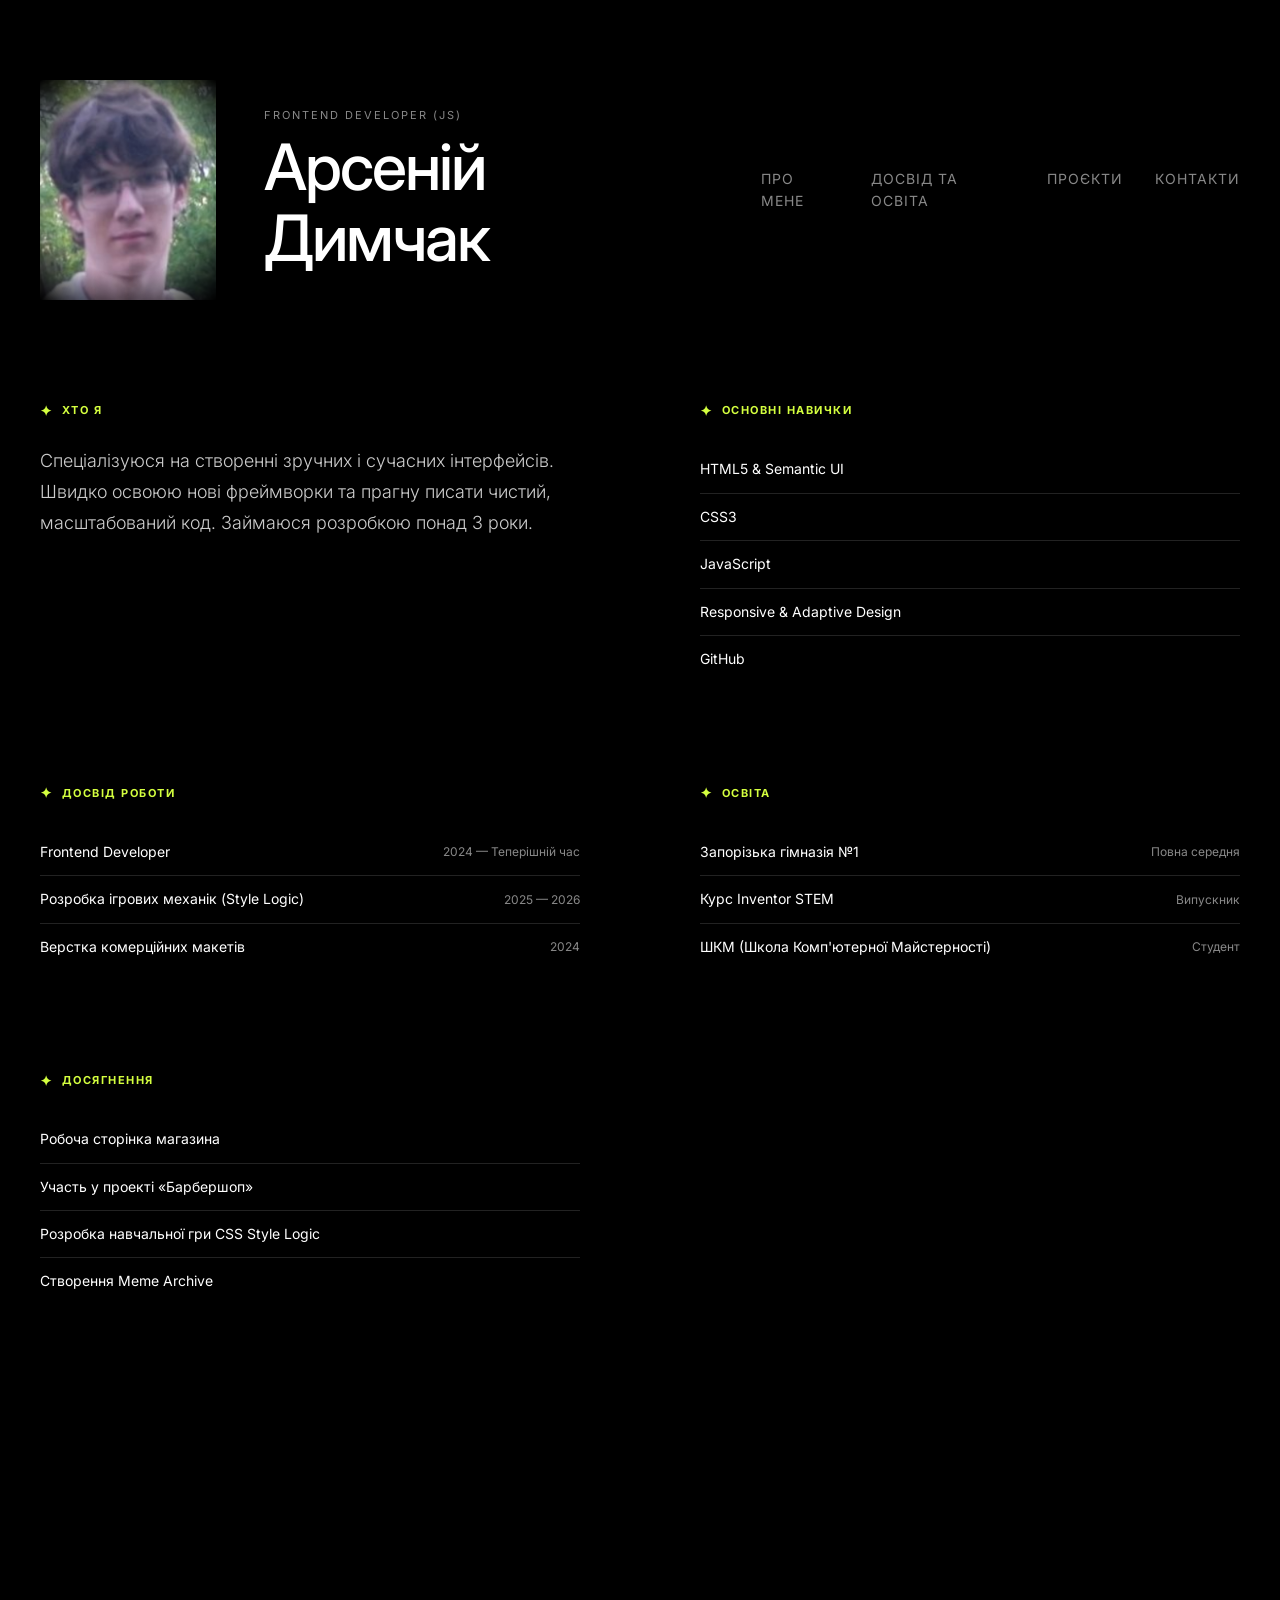
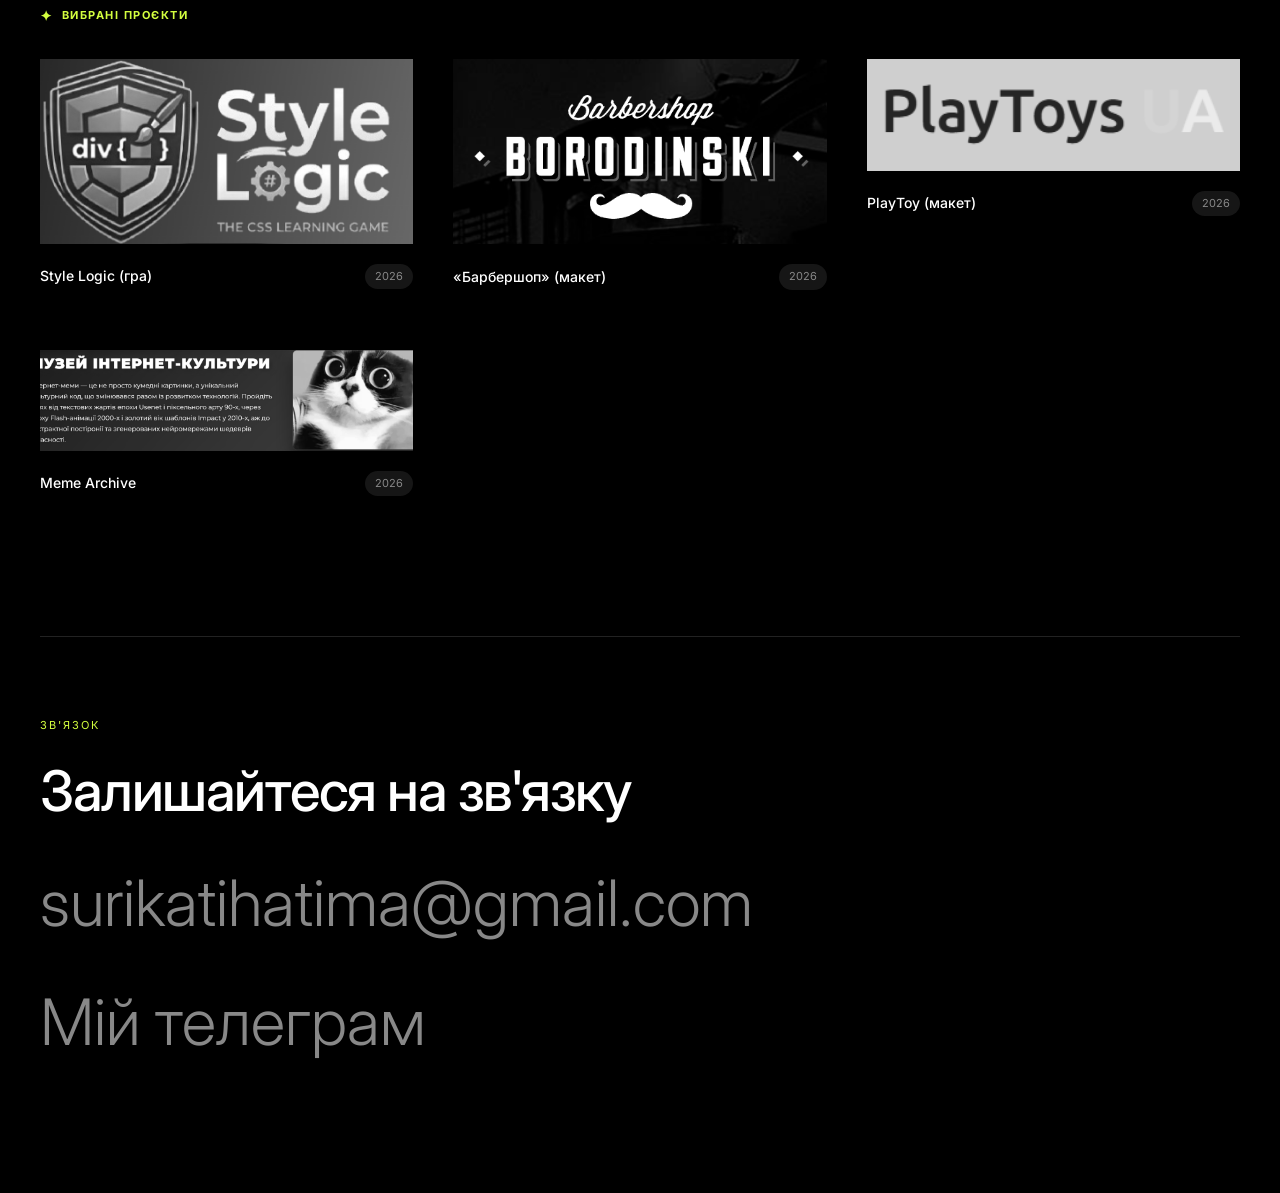
<file: index.html>
<!DOCTYPE html>
<html lang="uk">
<head>
    <meta charset="UTF-8">
    <meta name="viewport" content="width=device-width, initial-scale=1.0">
    <title>Арсеній Димчак | Портфоліо</title>
    <link rel="preconnect" href="https://fonts.googleapis.com">
    <link rel="preconnect" href="https://fonts.gstatic.com" crossorigin>
    <link href="https://fonts.googleapis.com/css2?family=Inter:wght@300;400;500;600&display=swap" rel="stylesheet">
    <link rel="stylesheet" href="css/style.css">
</head>
<body>

<div class="container">
    <header>
        <div class="header-main-info">
            <div class="profile-img-wrapper">
                <img src="img/me.png" alt="Арсеній Димчак" class="profile-img">
            </div>
            <div class="header-text">
                <p class="role-title">Frontend Developer (JS)</p>
                <h1>Арсеній Димчак</h1>
            </div>
        </div>
        
        <nav class="nav-menu">
            <a href="#about" class="nav-link">Про мене</a>
            <a href="#experience" class="nav-link">Досвід та освіта</a>
            <a href="#projects" class="nav-link">Проєкти</a>
            <a href="#contacts" class="nav-link">Контакти</a>
        </nav>
    </header>

    <div class="info-grid" id="about">
        <div class="grid-col">
            <h3><span class="icon">✦</span> Хто я</h3>
            <p class="about-text">
                Спеціалізуюся на створенні зручних і сучасних інтерфейсів. Швидко освоюю нові фреймворки та прагну писати чистий, масштабований код. Займаюся розробкою понад 3 роки.
            </p>
        </div>

        <div class="grid-col">
            <h3><span class="icon">✦</span> Основні навички</h3>
            <div class="list-item"><span>HTML5 & Semantic UI</span></div>
            <div class="list-item"><span>CSS3</span></div>
            <div class="list-item"><span>JavaScript</span></div>
            <div class="list-item"><span>Responsive & Adaptive Design</span></div>
            <div class="list-item"><span>GitHub</span></div>
        </div>
    </div>

    <div class="info-grid" id="experience">
        <div class="grid-col">
            <h3><span class="icon">✦</span> Досвід роботи</h3>
            <div class="list-item">
                <span class="item-title">Frontend Developer</span>
                <span class="dim">2024 — Теперішній час</span>
            </div>
            <div class="list-item">
                <span class="item-title">Розробка ігрових механік (Style Logic)</span>
                <span class="dim">2025 — 2026</span>
            </div>
            <div class="list-item">
                <span class="item-title">Верстка комерційних макетів</span>
                <span class="dim">2024</span>
            </div>
        </div>

        <div class="grid-col">
            <h3><span class="icon">✦</span> Освіта</h3>
            <div class="list-item">
                <span class="item-title">Запорізька гімназія №1</span>
                <span class="dim">Повна середня</span>
            </div>
            <div class="list-item">
                <span class="item-title">Курс Inventor STEM</span>
                <span class="dim">Випускник</span>
            </div>
            <div class="list-item">
                <span class="item-title">ШКМ (Школа Комп'ютерної Майстерності)</span>
                <span class="dim">Студент</span>
            </div>
        </div>
    </div>

    <div class="info-grid">
    <div class="grid-col">
        <h3><span class="icon">✦</span> Досягнення</h3>
        <div class="list-item"><span class="item-title">Робоча сторінка магазина</span></div>
        <div class="list-item"><span class="item-title">Участь у проекті «Барбершоп»</span></div>
        <div class="list-item"><span class="item-title">Розробка навчальної гри CSS Style Logic</span></div>
        <div class="list-item"><span class="item-title">Створення Meme Archive</span></div> </div>
</div>
    </div>

   <section class="works-section" id="projects">
    <h3><span class="icon">✦</span> Вибрані проєкти</h3>
    <div class="projects-grid">
        <a href="SL.html" class="project-card">
            <div class="project-img-wrapper">
                <img src="img/SL.png" alt="Style Logic">
            </div>
            <div class="project-info">
                <span class="project-name">Style Logic (гра)</span>
                <span class="year-tag">2026</span>
            </div>
        </a>

        <a href="BB.html" class="project-card">
            <div class="project-img-wrapper">
                <img src="img/BB.png" alt="Барбершоп">
            </div>
            <div class="project-info">
                <span class="project-name">«Барбершоп» (макет)</span>
                <span class="year-tag">2026</span>
            </div>
        </a>

        <a href="PT.html" class="project-card">
            <div class="project-img-wrapper">
                <img src="img/PT.png" alt="PlayToy">
            </div>
            <div class="project-info">
                <span class="project-name">PlayToy (макет)</span>
                <span class="year-tag">2026</span>
            </div>
        </a>

        <a href="MA.html" class="project-card">
            <div class="project-img-wrapper">
                <img src="img/MA.png" alt="Meme Archive">
            </div>
            <div class="project-info">
                <span class="project-name">Meme Archive</span>
                <span class="year-tag">2026</span>
            </div>
        </a>
    </div>
</section>

    <footer id="contacts">
        <p class="footer-sub">Зв'язок</p>
        <h2 class="footer-cta">Залишайтеся на зв'язку</h2>
        <div class="footer-links">
            <div style="position: relative; display: inline-block;">
                <a href="#" id="copy-email" class="email-link">surikatihatima@gmail.com</a>
                <span id="copy-toast" class="toast-message">Скопійовано!</span>
            </div>
            <a href="https://t.me/temmie228" target="_blank" class="email-link">Мій телеграм</a>
        </div>
    </footer>
</div>

<script src="main.js"></script>
</body>
</html>
</file>
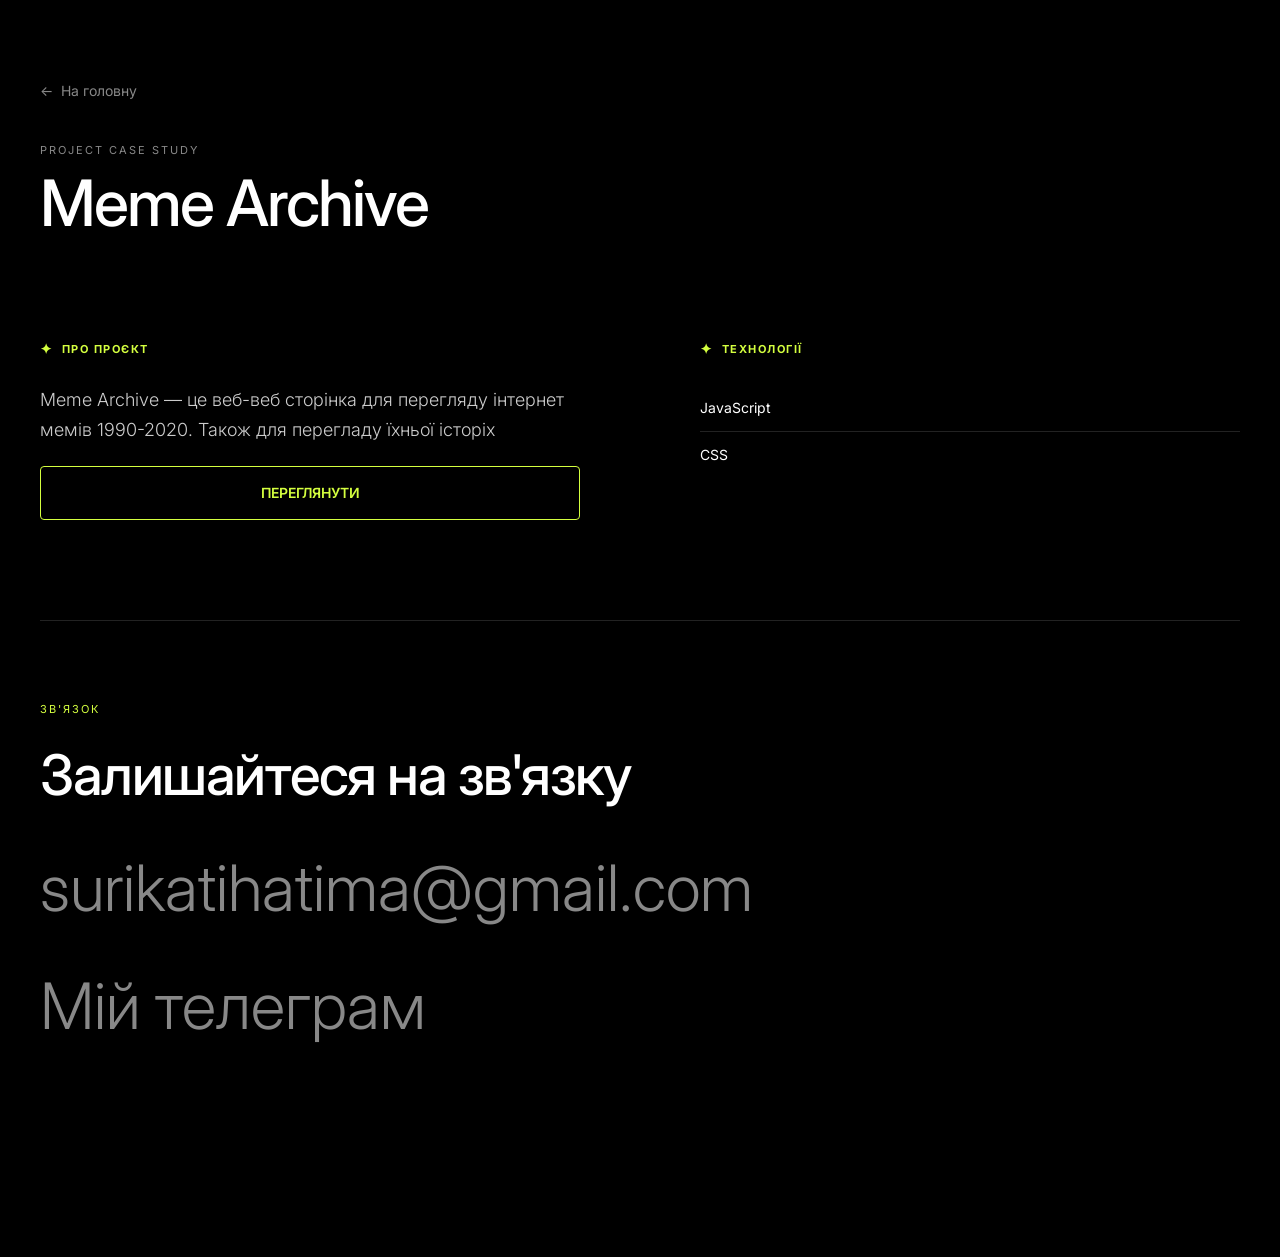
<file: MA.html>
<!DOCTYPE html>
<html lang="uk">
<head>
    <meta charset="UTF-8">
    <meta name="viewport" content="width=device-width, initial-scale=1.0">
    <title>Meme Archive | Портфоліо</title>
    <link rel="preconnect" href="https://fonts.googleapis.com">
    <link rel="preconnect" href="https://fonts.gstatic.com" crossorigin>
    <link href="https://fonts.googleapis.com/css2?family=Inter:wght@300;400;500;600&display=swap" rel="stylesheet">
    <link rel="stylesheet" href="css/style.css">
</head>
<body>

<div class="container">
    <a href="index.html" class="back-link"><span>←</span> На головну</a>

    <header>
        <div class="header-text">
            <p class="role-title">Project Case Study</p>
            <h1>Meme Archive</h1>
        </div>
    </header>

    <div class="info-grid">
        <div class="grid-col">
            <h3><span class="icon">✦</span> Про проєкт</h3>
            <p class="about-text">
                Meme Archive — це веб-веб сторінка для перегляду інтернет мемів 1990-2020. Також для перегладу їхньої історіх
            </p>
            <a href="https://arsdim.github.io/memearchive" class="btn-action" target="_blank">ПЕРЕГЛЯНУТИ</a>
        </div>

        <div class="grid-col">
            <h3><span class="icon">✦</span> Технології</h3>
            <div class="list-item"><span>JavaScript</span></div>
            <div class="list-item"><span>CSS</span></div>
        </div>
    </div>

    <footer id="contacts">
        <p class="footer-sub">Зв'язок</p>
        <h2 class="footer-cta">Залишайтеся на зв'язку</h2>
        <div class="footer-links">
            <div style="position: relative; display: inline-block;">
                <a href="#" id="copy-email" class="email-link">surikatihatima@gmail.com</a>
                <span id="copy-toast" class="toast-message">Скопійовано!</span>
            </div>
            <a href="https://t.me/temmie228" target="_blank" class="email-link">Мій телеграм</a>
        </div>
    </footer>
</div>

<script src="main.js"></script>
</body>
</html>
</file>
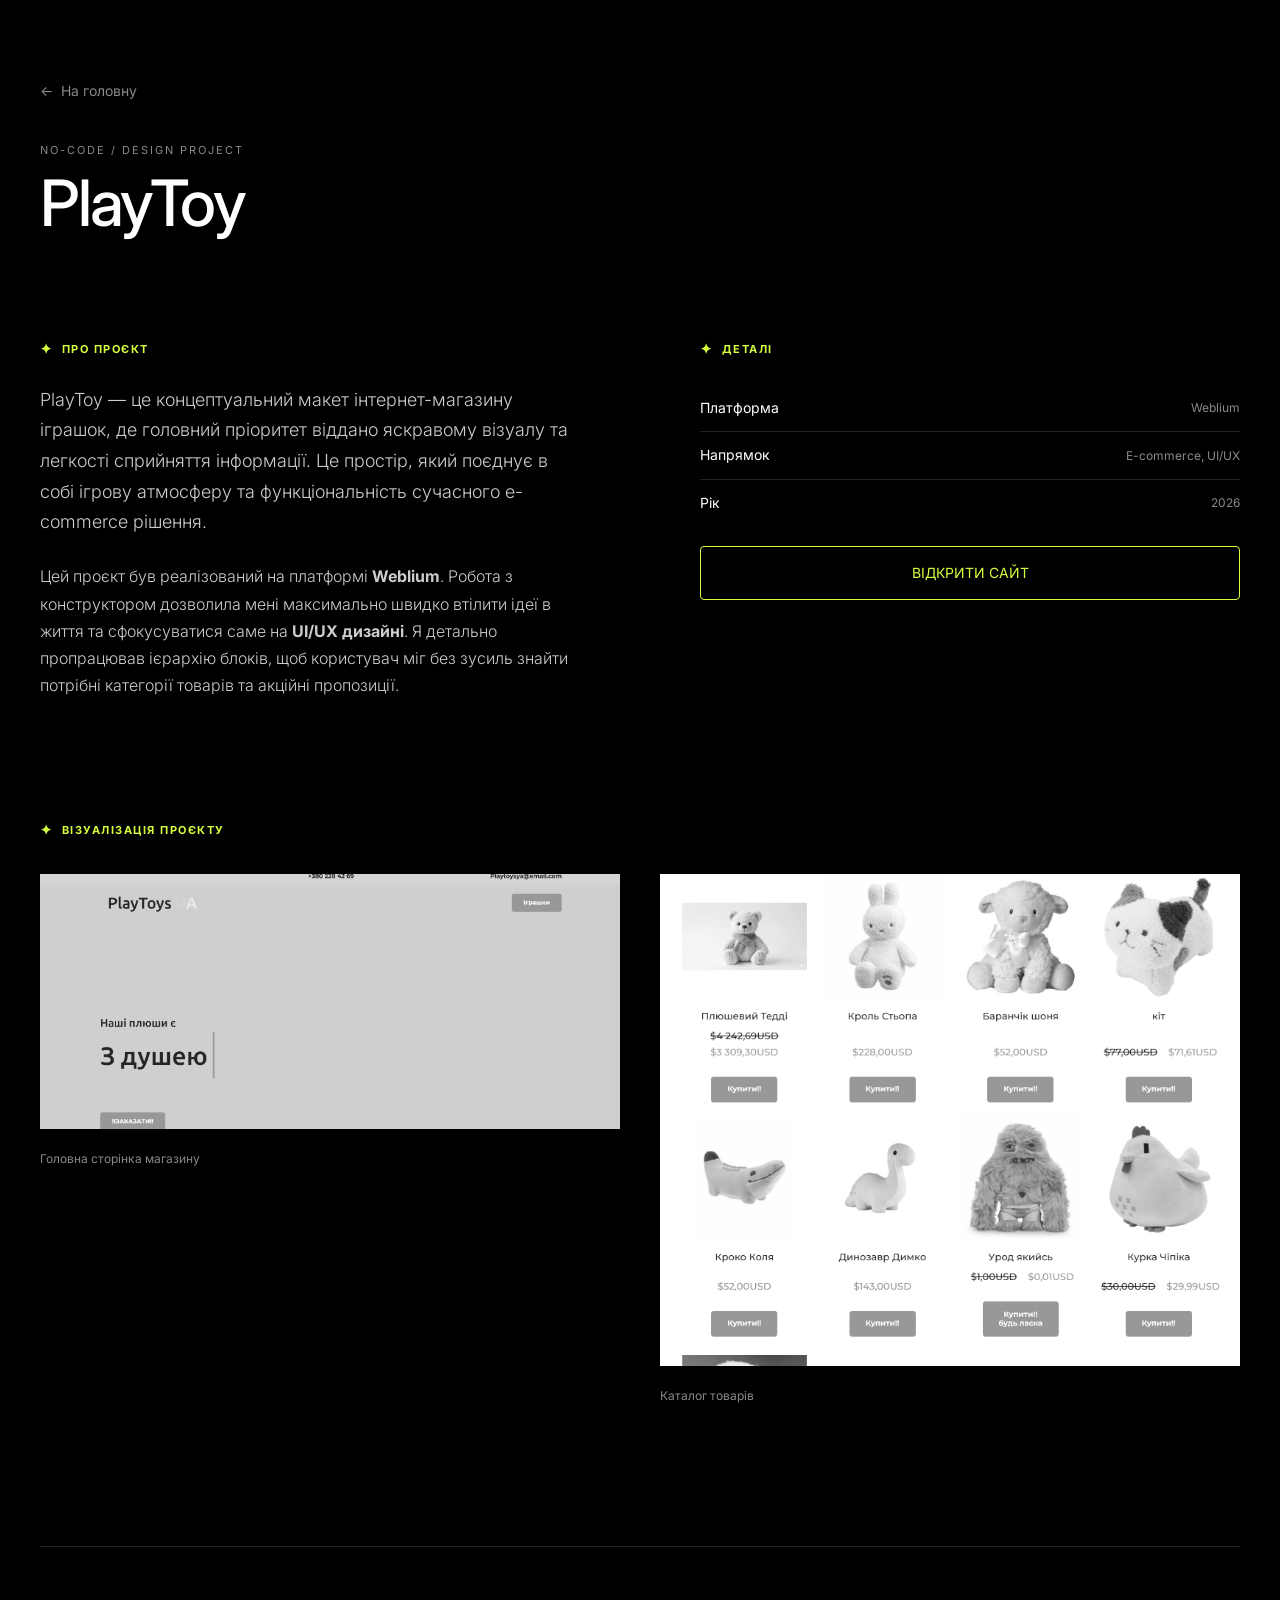
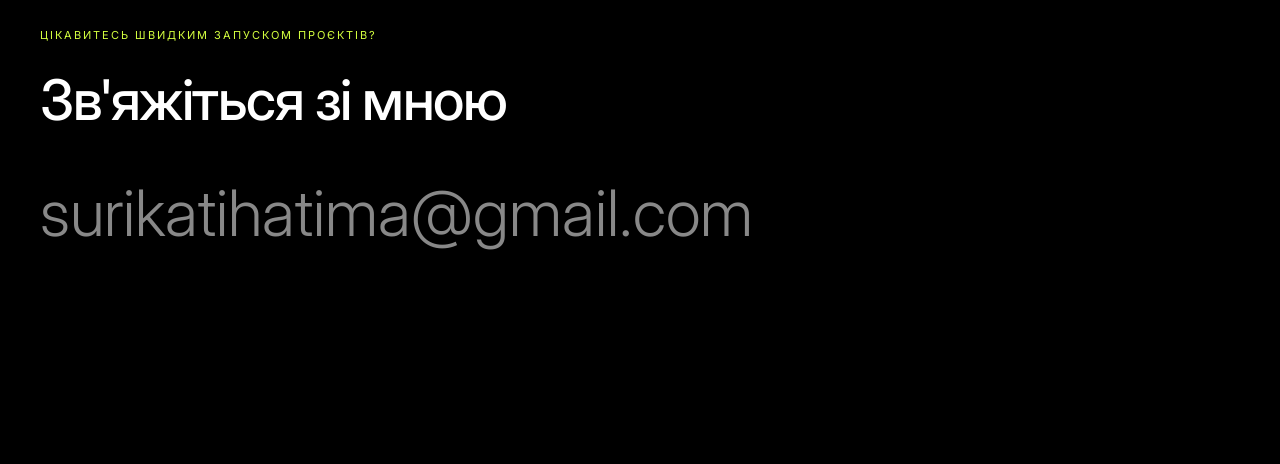
<file: PT.html>
<!DOCTYPE html>
<html lang="uk">
<head>
    <meta charset="UTF-8">
    <meta name="viewport" content="width=device-width, initial-scale=1.0">
    <title>PlayToy | Проєкт Арсенія Димчака</title>
    <link rel="preconnect" href="https://fonts.googleapis.com">
    <link rel="preconnect" href="https://fonts.gstatic.com" crossorigin>
    <link href="https://fonts.googleapis.com/css2?family=Inter:wght@300;400;500;600&display=swap" rel="stylesheet">
    <link rel="stylesheet" href="css/style.css">
</head>
<body>

<div class="container">
    <header style="margin-bottom: 40px;">
        <a href="index.html" style="text-decoration: none; color: var(--text-dim); font-size: 14px; display: flex; align-items: center; gap: 8px;">
            <span>←</span> На головну
        </a>
    </header>

    <header>
        <div class="header-text">
            <p class="role-title">No-Code / Design Project</p>
            <h1>PlayToy</h1>
        </div>
    </header>

    <div class="info-grid">
        <div class="grid-col">
            <h3><span class="icon">✦</span> Про проєкт</h3>
            <p class="about-text">
                PlayToy — це концептуальний макет інтернет-магазину іграшок, де головний пріоритет віддано яскравому візуалу та легкості сприйняття інформації. Це простір, який поєднує в собі ігрову атмосферу та функціональність сучасного e-commerce рішення.
            </p>
            <br>
            <p class="about-text" style="font-size: 16px;">
                Цей проєкт був реалізований на платформі <b>Weblium</b>. Робота з конструктором дозволила мені максимально швидко втілити ідеї в життя та сфокусуватися саме на <b>UI/UX дизайні</b>. Я детально пропрацював ієрархію блоків, щоб користувач міг без зусиль знайти потрібні категорії товарів та акційні пропозиції.
            </p>
        </div>

        <div class="grid-col">
            <h3><span class="icon">✦</span> Деталі</h3>
            <div class="list-item">
                <span class="item-title">Платформа</span>
                <span class="dim">Weblium</span>
            </div>
            <div class="list-item">
                <span class="item-title">Напрямок</span>
                <span class="dim">E-commerce, UI/UX</span>
            </div>
            <div class="list-item">
                <span class="item-title">Рік</span>
                <span class="dim">2026</span>
            </div>
            
            <a href="https://swrd9.weblium.site/" target="_blank" class="list-item" style="text-decoration: none; color: var(--accent-green); margin-top: 20px; border: 1px solid var(--accent-green); padding: 15px; border-radius: 4px; justify-content: center;">
                <span>ВІДКРИТИ САЙТ</span>
            </a>
        </div>
    </div>

    <section class="works-section">
        <h3><span class="icon">✦</span> Візуалізація проєкту</h3>
        <div class="projects-grid">
            <div class="project-card" style="cursor: default;">
                <div class="project-img-wrapper">
                    <img src="img/PT_1.png" alt="PlayToy main screen">
                </div>
                <div class="project-info">
                    <span class="dim">Головна сторінка магазину</span>
                </div>
            </div>
            
            <div class="project-card" style="cursor: default;">
                <div class="project-img-wrapper">
                    <img src="img/PT_2.png" alt="PlayToy catalog"> </div>
                <div class="project-info">
                    <span class="dim">Каталог товарів</span>
                </div>
            </div>
        </div>
    </section>

    <footer>
        <p class="footer-sub">Цікавитесь швидким запуском проєктів?</p>
        <h2 class="footer-cta">Зв'яжіться зі мною</h2>
        <a href="mailto:surikatihatima@gmail.com" class="email-link">surikatihatima@gmail.com</a>
    </footer>
</div>

</body>
</html>
</file>
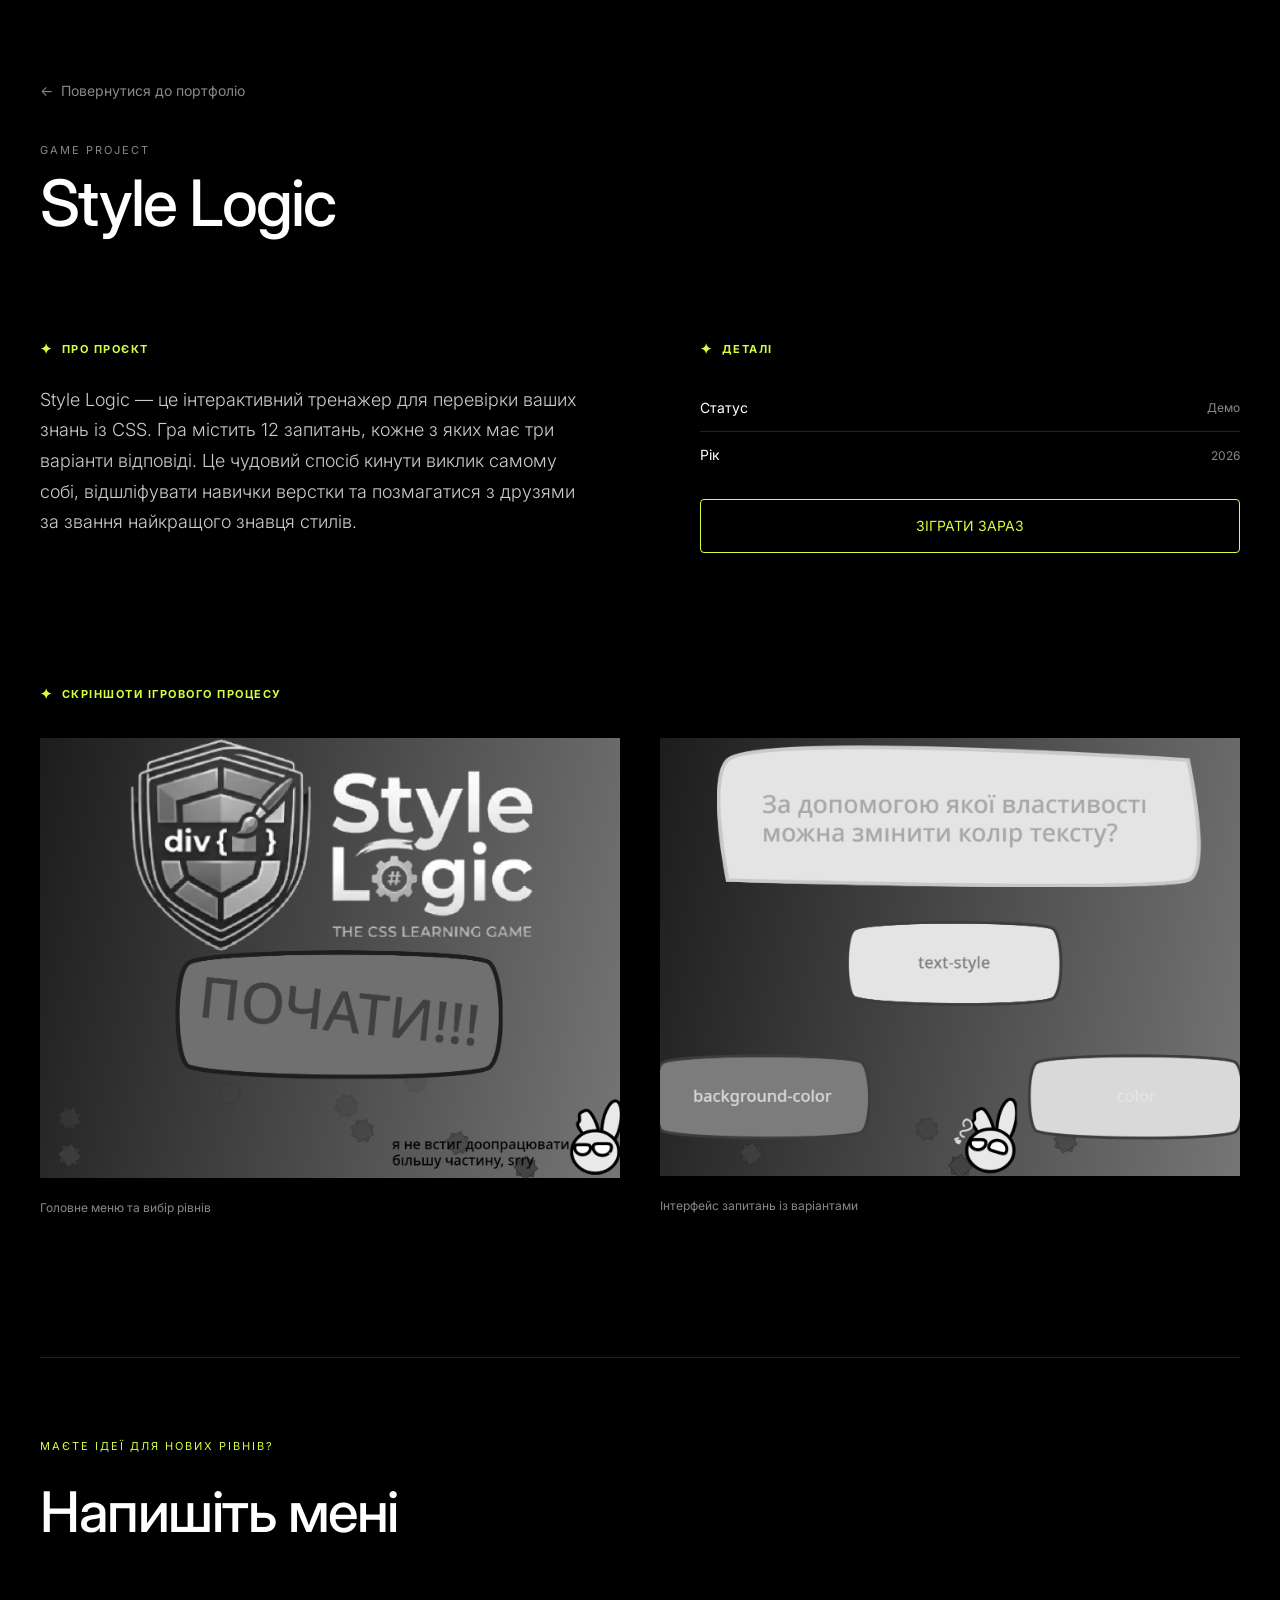
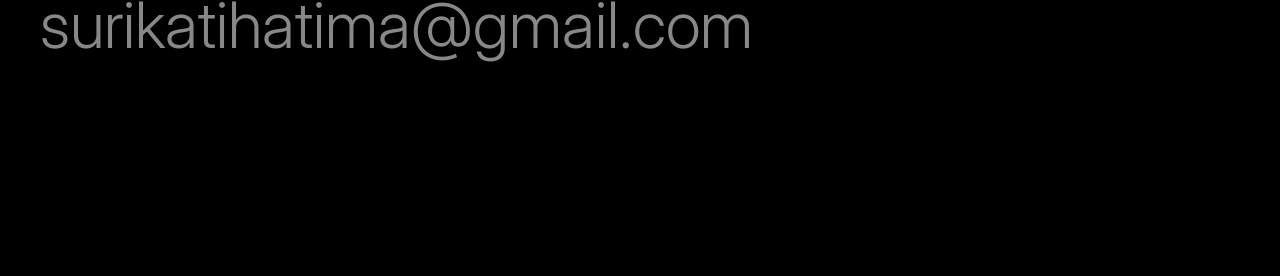
<file: SL.html>
<!DOCTYPE html>
<html lang="uk">
<head>
    <meta charset="UTF-8">
    <meta name="viewport" content="width=device-width, initial-scale=1.0">
    <title>Style Logic | Проєкт Арсенія Димчака</title>
    <link rel="preconnect" href="https://fonts.googleapis.com">
    <link rel="preconnect" href="https://fonts.gstatic.com" crossorigin>
    <link href="https://fonts.googleapis.com/css2?family=Inter:wght@300;400;500;600&display=swap" rel="stylesheet">
    <link rel="stylesheet" href="css/style.css">
</head>
<body>

<div class="container">
    <header style="margin-bottom: 40px;">
        <a href="index.html" style="text-decoration: none; color: var(--text-dim); font-size: 14px; display: flex; align-items: center; gap: 8px;">
            <span>←</span> Повернутися до портфоліо
        </a>
    </header>

    <header>
        <div class="header-text">
            <p class="role-title">Game Project</p>
            <h1>Style Logic</h1>
        </div>
    </header>

    <div class="info-grid">
        <div class="grid-col">
            <h3><span class="icon">✦</span> Про проєкт</h3>
            <p class="about-text">
                Style Logic — це інтерактивний тренажер для перевірки ваших знань із CSS. Гра містить 12 запитань, кожне з яких має три варіанти відповіді. Це чудовий спосіб кинути виклик самому собі, відшліфувати навички верстки та позмагатися з друзями за звання найкращого знавця стилів.
            </p>
            <br>
        </div>

        <div class="grid-col">
            <h3><span class="icon">✦</span> Деталі</h3>
            <div class="list-item">
                <span class="item-title">Статус</span>
                <span class="dim">Демо</span>
            </div>
            <div class="list-item">
                <span class="item-title">Рік</span>
                <span class="dim">2026</span>
            </div>
            
            <a href="StyleLogic.html" target="_blank" class="list-item" style="text-decoration: none; color: var(--accent-green); margin-top: 20px; border: 1px solid var(--accent-green); padding: 15px; border-radius: 4px; justify-content: center;">
                <span>ЗІГРАТИ ЗАРАЗ</span>
            </a>
        </div>
    </div>

    <section class="works-section">
        <h3><span class="icon">✦</span> Скріншоти ігрового процесу</h3>
        <div class="projects-grid">
            <div class="project-card" style="cursor: default;">
                <div class="project-img-wrapper">
                    <img src="img/SL_menu.png" alt="Головний екран гри"> </div>
                <div class="project-info">
                    <span class="dim">Головне меню та вибір рівнів</span>
                </div>
            </div>
            
            <div class="project-card" style="cursor: default;">
                <div class="project-img-wrapper">
                    <img src="img/SL_game.png" alt="Процес гри"> </div>
                <div class="project-info">
                    <span class="dim">Інтерфейс запитань із варіантами</span>
                </div>
            </div>
        </div>
    </section>

    <footer>
        <p class="footer-sub">Маєте ідеї для нових рівнів?</p>
        <h2 class="footer-cta">Напишіть мені</h2>
        <a href="mailto:surikatihatima@gmail.com" class="email-link">surikatihatima@gmail.com</a>
    </footer>
</div>

</body>
</html>
</file>
<file: css/style.css>
/* --- Спільні змінні та скидання --- */
:root {
    --bg-color: #000000;
    --text-main: #ffffff;
    --text-dim: #888888;
    --accent-green: #d4ff3f;
    --border-color: #222222;
}

* {
    box-sizing: border-box;
    margin: 0;
    padding: 0;
}

html {
    scroll-behavior: smooth;
    scroll-padding-top: 40px;
}

body {
    background-color: var(--bg-color);
    color: var(--text-main);
    font-family: 'Inter', sans-serif;
    line-height: 1.6;
    padding: 0 40px;
}

.container {
    max-width: 1200px;
    margin: 0 auto;
    padding: 80px 0;
}

/* --- Навігація та кнопки (Back/Action) --- */
.back-link {
    text-decoration: none;
    color: var(--text-dim);
    font-size: 14px;
    display: flex;
    align-items: center;
    gap: 8px;
    margin-bottom: 40px;
    transition: color 0.3s;
}
.back-link:hover { color: var(--text-main); }

.btn-action {
    text-decoration: none;
    color: var(--accent-green);
    margin-top: 20px;
    border: 1px solid var(--accent-green);
    padding: 15px;
    border-radius: 4px;
    display: flex;
    justify-content: center;
    transition: all 0.3s ease;
    font-size: 14px;
    font-weight: 600;
}
.btn-action:hover {
    background: var(--accent-green);
    color: var(--bg-color);
}

/* --- Хедер (Головна секція) --- */
header {
    display: flex;
    justify-content: space-between;
    align-items: center;
    gap: 48px;
    margin-bottom: 100px;
}

.header-main-info {
    display: flex;
    align-items: center;
    gap: 48px;
}

.header-text {
    display: flex;
    flex-direction: column;
}

.role-title {
    color: var(--text-dim);
    text-transform: uppercase;
    font-size: 11px;
    letter-spacing: 2px;
    margin-bottom: 8px;
}

header h1 {
    font-size: 64px;
    font-weight: 500;
    line-height: 1.1;
    letter-spacing: -2px;
}

/* --- Меню навігації з якорями --- */
.nav-menu {
    display: flex;
    gap: 32px;
}

.nav-link {
    color: var(--text-dim);
    text-decoration: none;
    font-size: 14px;
    font-weight: 400;
    text-transform: uppercase;
    letter-spacing: 1px;
    transition: color 0.3s ease;
}

.nav-link:hover {
    color: var(--accent-green);
}

/* --- Аватарка (Завжди кольорова з розмитими краями) --- */
.profile-img-wrapper {
    width: 180px;
    height: 220px;
    background-color: transparent;
    overflow: hidden;
    position: relative;
    
    /* Маска для розмиття країв */
    -webkit-mask-image: radial-gradient(circle, black 60%, transparent 100%);
    mask-image: radial-gradient(circle, black 60%, transparent 100%);
}

.profile-img {
    width: 100%;
    height: 100%;
    object-fit: cover;
    
    /* Фотографія одразу кольорова, додаємо лише легкий контраст за бажанням */
    filter: grayscale(0%) contrast(1.05); 
    transition: transform 0.3s ease;
}

/* Замість зміни кольору, при наведенні можна зробити легке наближення (зум) */
.profile-img:hover {
    transform: scale(1.05);
}

/* --- Структурні сітки (Grids) --- */
.info-grid {
    display: grid;
    grid-template-columns: 1fr 1fr;
    gap: 120px;
    margin-bottom: 100px;
}

.grid-col {
    display: flex;
    flex-direction: column;
}

/* --- Типографіка та списки --- */
h2 {
    font-size: 56px;
    font-weight: 500;
    letter-spacing: -1.5px;
}

h3 {
    font-size: 11px;
    text-transform: uppercase;
    color: var(--accent-green);
    margin-bottom: 24px;
    letter-spacing: 1.5px;
    display: flex;
    align-items: center;
}

.icon {
    margin-right: 8px;
    font-size: 14px;
}

.about-text {
    font-size: 18px;
    font-weight: 300;
    color: #cccccc;
    line-height: 1.7;
    text-align: left;
}

.list-item {
    display: flex;
    justify-content: space-between;
    align-items: center;
    border-bottom: 1px solid var(--border-color);
    padding: 12px 0;
    font-size: 14px;
}

.list-item:last-of-type {
    border-bottom: none;
}

.list-item span:first-child {
    font-weight: 400;
}

.dim {
    color: var(--text-dim);
    font-size: 12px;
}

/* --- Секція проєктів --- */
.works-section {
    margin: 120px 0;
}

.projects-grid {
    display: grid;
    grid-template-columns: repeat(auto-fit, minmax(300px, 1fr));
    gap: 40px;
    margin-top: 32px;
}

.project-card {
    display: flex;
    flex-direction: column;
    text-decoration: none;
    color: inherit;
    cursor: pointer;
}

.project-img-wrapper {
    width: 100%;
    overflow: hidden;
    background: #111;
}

.project-img-wrapper img {
    width: 100%;
    height: 100%;
    object-fit: cover;
    filter: grayscale(100%);
    transition: transform 0.5s ease, filter 0.5s ease;
}

.project-card:hover .project-img-wrapper img {
    transform: scale(1.03);
    filter: grayscale(0%);
}

.project-info {
    display: flex;
    justify-content: space-between;
    align-items: center;
    padding: 20px 0;
    font-size: 14px;
}

.project-name {
    font-weight: 500;
}

.year-tag {
    background: #161616;
    color: var(--text-dim);
    padding: 4px 10px;
    border-radius: 20px;
    font-size: 11px;
}

/* --- Сторінка помилки (404) --- */
.error-wrapper {
    height: 60vh;
    display: flex;
    flex-direction: column;
    justify-content: center;
    align-items: flex-start;
}

.error-code {
    font-size: clamp(80px, 15vw, 120px);
    color: var(--accent-green);
    font-weight: 600;
    line-height: 1;
    margin-bottom: 20px;
}

/* --- Футер --- */
footer {
    border-top: 1px solid var(--border-color);
    padding-top: 80px;
    padding-bottom: 120px;
    margin-top: 100px;
}

.footer-sub {
    color: var(--accent-green);
    font-size: 11px;
    text-transform: uppercase;
    letter-spacing: 2px;
    margin-bottom: 12px;
}

.footer-cta {
    font-size: 56px;
    font-weight: 500;
    letter-spacing: -1.5px;
    margin-bottom: 16px;
}

.footer-links {
    display: flex;
    flex-direction: column;
    gap: 16px;
    margin-top: 16px;
}

.email-link {
    font-size: 64px;
    font-weight: 300;
    color: var(--text-dim);
    text-decoration: none;
    transition: color 0.3s ease;
    word-break: break-all;
}

.email-link:hover {
    color: var(--text-main);
}

/* --- Сповіщення про копіювання (Toast) --- */
.toast-message {
    position: absolute;
    left: 0;
    top: -30px;
    background-color: var(--accent-green);
    color: var(--bg-color);
    font-size: 12px;
    font-weight: 600;
    text-transform: uppercase;
    padding: 4px 8px;
    border-radius: 2px;
    opacity: 0;
    visibility: hidden;
    transition: opacity 0.3s ease, visibility 0.3s ease;
}

.toast-message.show {
    opacity: 1;
    visibility: visible;
}

/* --- Адаптивність (Responsive Media Queries) --- */
@media (max-width: 900px) {
    body {
        padding: 0 24px;
    }
    
    header {
        flex-direction: column;
        align-items: flex-start;
        gap: 32px;
        margin-bottom: 64px;
    }

    .header-main-info {
        flex-direction: column;
        align-items: flex-start;
        gap: 24px;
    }

    header h1 {
        font-size: 48px;
    }

    .nav-menu {
        gap: 20px;
        flex-wrap: wrap;
    }

    .info-grid {
        grid-template-columns: 1fr;
        gap: 64px;
        margin-bottom: 64px;
    }

    .email-link {
        font-size: 36px;
    }
}
</file>
